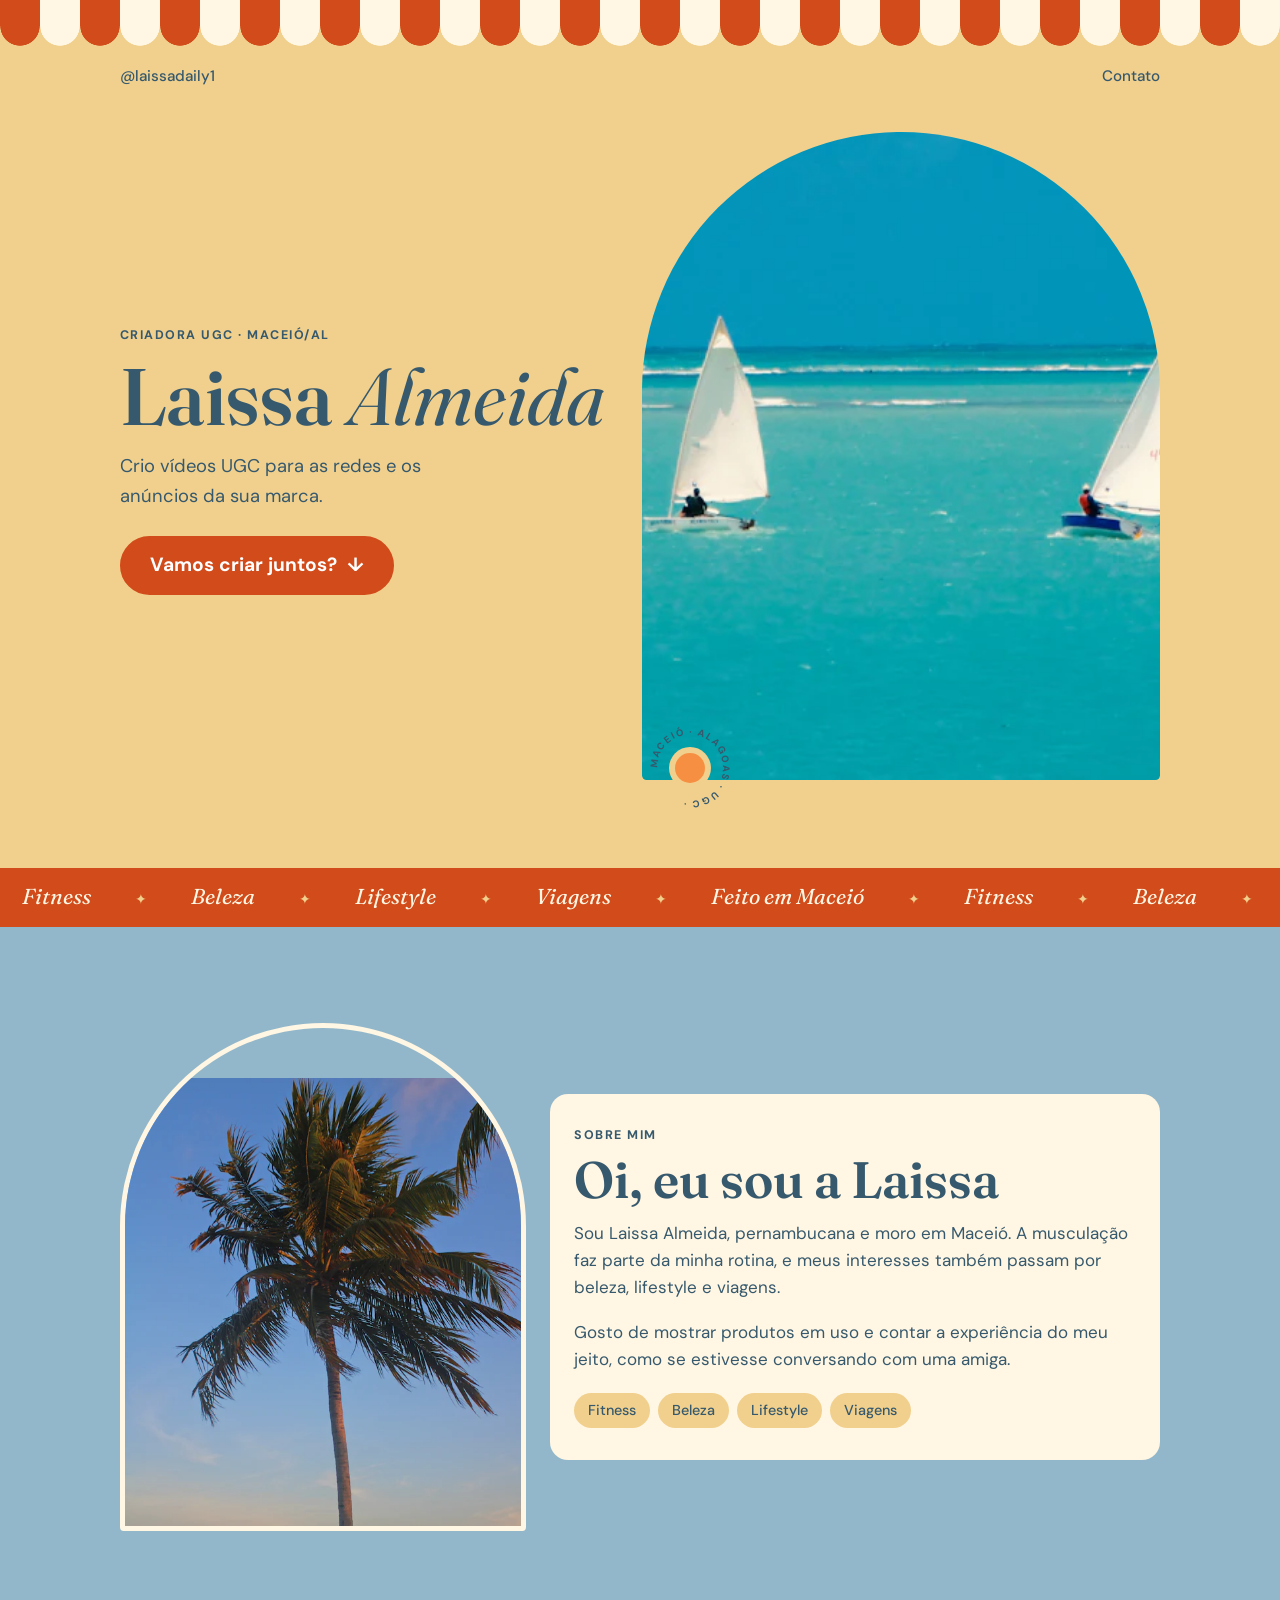
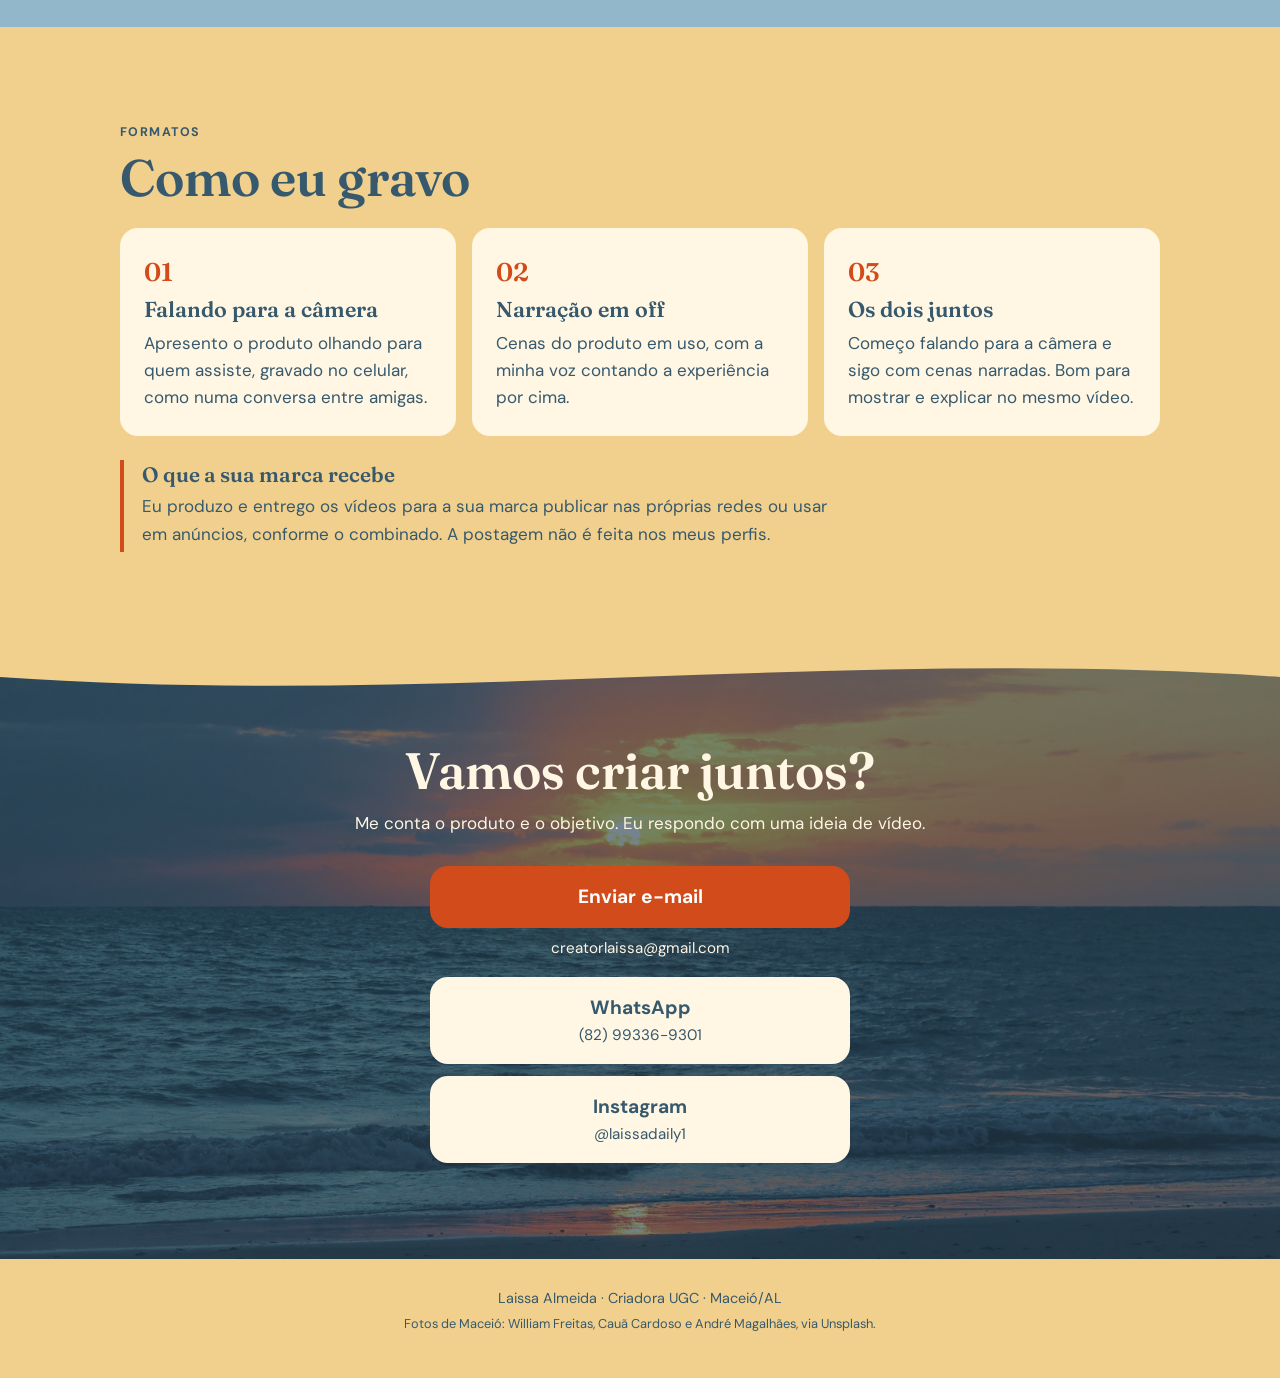
<file: index.html>
<!doctype html>
<html lang="pt-BR">
<head>
  <meta charset="utf-8">
  <meta name="viewport" content="width=device-width, initial-scale=1">
  <title>Laissa Almeida | Criadora UGC em Maceió</title>
  <meta name="description" content="Crio vídeos UGC para as redes e os anúncios da sua marca. Fitness, beleza, lifestyle e viagens, gravados na minha rotina em Maceió/AL.">
  <meta name="theme-color" content="#F1D08D">

  <!-- Prévia do link (WhatsApp, Instagram, LinkedIn) -->
  <meta property="og:type" content="website">
  <meta property="og:locale" content="pt_BR">
  <meta property="og:title" content="Laissa Almeida | Criadora UGC">
  <meta property="og:description" content="Crio vídeos UGC para as redes e os anúncios da sua marca.">
  <meta property="og:image" content="https://laissa-ugc.netlify.app/img/previa-link.png">
  <meta property="og:image:width" content="1200">
  <meta property="og:image:height" content="630">
  <meta property="og:url" content="https://laissa-ugc.netlify.app/">
  <meta name="twitter:card" content="summary_large_image">
  <link rel="canonical" href="https://laissa-ugc.netlify.app/">

  <link rel="icon" href="img/icone.svg" type="image/svg+xml">
  <link rel="preconnect" href="https://fonts.googleapis.com">
  <link rel="preconnect" href="https://fonts.gstatic.com" crossorigin>
  <link href="https://fonts.googleapis.com/css2?family=DM+Sans:wght@400;500;700&family=Fraunces:ital,opsz,wght@0,9..144,600;1,9..144,400&display=swap" rel="stylesheet">
  <link rel="stylesheet" href="css/estilo.css">
  <script>document.documentElement.classList.add("js");</script>
</head>
<body>
  <div class="aviso-previa" id="aviso-previa" hidden>Prévia: os espaços tracejados só aparecem aqui e ficam ocultos no site publicado.</div>

  <header class="abertura">
    <div class="toldo" aria-hidden="true"></div>
    <nav class="topo">
      <a href="https://www.instagram.com/laissadaily1/" target="_blank" rel="noopener">@laissadaily1</a>
      <a href="#contato">Contato</a>
    </nav>

    <div class="abertura-grid">
      <div class="abertura-texto">
        <p class="rotulo entrada" style="--d:.05s">Criadora UGC · Maceió/AL</p>
        <h1 class="entrada" style="--d:.15s">Laissa <em>Almeida</em></h1>
        <p class="frase entrada" id="frase" style="--d:.3s">Crio vídeos UGC para as redes e os anúncios da sua marca.</p>
        <a class="botao entrada" id="botao-abertura" href="#portfolio" style="--d:.45s"><span id="botao-abertura-texto">Ver meus vídeos</span> <span class="seta" aria-hidden="true">↓</span></a>
      </div>

      <div class="abertura-visual entrada" style="--d:.55s">
        <div class="janela">
          <img class="kenburns" src="img/maceio/veleiros-800.webp"
               srcset="img/maceio/veleiros-800.webp 800w, img/maceio/veleiros-1600.webp 1600w"
               sizes="(min-width: 720px) 50vw, 100vw"
               alt="Veleiros no mar verde-água de Maceió" width="800" height="452">
        </div>
        <figure class="foto" id="foto" hidden>
          <img id="foto-img" alt="" width="600" height="750">
          <span class="reservado-texto">Sua foto entra aqui<br><small>vertical, luz natural</small></span>
        </figure>
        <span class="carimbo" aria-hidden="true">
          <svg viewBox="0 0 100 100"><defs><path id="circulo" d="M50,50 m-36,0 a36,36 0 1,1 72,0 a36,36 0 1,1 -72,0"/></defs>
            <text><textPath href="#circulo">MACEIÓ · ALAGOAS · UGC · </textPath></text></svg>
          <span class="carimbo-sol"></span>
        </span>
      </div>
    </div>
  </header>

  <div class="faixa" aria-hidden="true">
    <div class="faixa-trilho">
      <span>Fitness</span><span>Beleza</span><span>Lifestyle</span><span>Viagens</span><span>Feito em Maceió</span>
      <span>Fitness</span><span>Beleza</span><span>Lifestyle</span><span>Viagens</span><span>Feito em Maceió</span>
    </div>
  </div>

  <main>
    <section class="secao" id="portfolio" aria-labelledby="titulo-portfolio">
      <div class="container">
        <p class="rotulo revelar">Portfólio</p>
        <h2 id="titulo-portfolio" class="revelar">Meus vídeos</h2>
        <p class="intro revelar">Projetos autorais gravados com produtos da minha rotina. São produções independentes, feitas para mostrar como eu trabalho.</p>
        <div class="filtros" id="filtros" role="group" aria-label="Filtrar por nicho" hidden></div>
        <div class="grade" id="grade"></div>
      </div>
    </section>

    <section class="secao secao-piscine" id="sobre" aria-labelledby="titulo-sobre">
      <div class="container sobre-grid">
        <div class="sobre-imagem revelar">
          <img data-parallax="0.06" src="img/maceio/coqueiro-ipioca-600.webp"
               srcset="img/maceio/coqueiro-ipioca-600.webp 600w, img/maceio/coqueiro-ipioca-1000.webp 1000w"
               sizes="(min-width: 720px) 40vw, 100vw"
               alt="Coqueiro na praia de Ipioca, em Maceió" width="600" height="900" loading="lazy">
        </div>
        <div class="cartao-sobre revelar">
          <p class="rotulo">Sobre mim</p>
          <h2 id="titulo-sobre">Oi, eu sou a Laissa</h2>
          <div id="sobre-texto">
            <p>Sou Laissa Almeida, pernambucana e moro em Maceió. A musculação faz parte da minha rotina, e meus interesses também passam por beleza, lifestyle e viagens.</p>
            <p>Gosto de mostrar produtos em uso e contar a experiência do meu jeito, como se estivesse conversando com uma amiga.</p>
          </div>
          <ul class="nichos" aria-label="Nichos">
            <li>Fitness</li><li>Beleza</li><li>Lifestyle</li><li>Viagens</li>
          </ul>
        </div>
      </div>
    </section>

    <section class="secao" id="formatos" aria-labelledby="titulo-formatos">
      <div class="container">
        <p class="rotulo revelar">Formatos</p>
        <h2 id="titulo-formatos" class="revelar">Como eu gravo</h2>
        <div class="formatos">
          <article class="formato revelar" style="--d:0s">
            <span class="formato-num">01</span>
            <h3>Falando para a câmera</h3>
            <p>Apresento o produto olhando para quem assiste, gravado no celular, como numa conversa entre amigas.</p>
          </article>
          <article class="formato revelar" style="--d:.1s">
            <span class="formato-num">02</span>
            <h3>Narração em off</h3>
            <p>Cenas do produto em uso, com a minha voz contando a experiência por cima.</p>
          </article>
          <article class="formato revelar" style="--d:.2s">
            <span class="formato-num">03</span>
            <h3>Os dois juntos</h3>
            <p>Começo falando para a câmera e sigo com cenas narradas. Bom para mostrar e explicar no mesmo vídeo.</p>
          </article>
        </div>
        <div class="entrega revelar">
          <h3>O que a sua marca recebe</h3>
          <p>Eu produzo e entrego os vídeos para a sua marca publicar nas próprias redes ou usar em anúncios, conforme o combinado. A postagem não é feita nos meus perfis.</p>
        </div>
      </div>
    </section>

    <section class="secao secao-contato" id="contato" aria-labelledby="titulo-contato">
      <img class="contato-fundo" data-parallax="0.08" src="img/maceio/por-do-sol-ponta-verde-800.webp"
           srcset="img/maceio/por-do-sol-ponta-verde-800.webp 800w, img/maceio/por-do-sol-ponta-verde-1600.webp 1600w"
           sizes="100vw" alt="" width="800" height="533" loading="lazy">
      <svg class="onda" viewBox="0 0 1440 80" preserveAspectRatio="none" aria-hidden="true">
        <path d="M0,40 C240,80 480,0 720,40 C960,80 1200,0 1440,40 L1440,0 L0,0 Z"/>
      </svg>
      <div class="container contato-conteudo">
        <h2 id="titulo-contato" class="revelar">Vamos criar juntos?</h2>
        <p class="intro revelar">Me conta o produto e o objetivo. Eu respondo com uma ideia de vídeo.</p>
        <div class="contatos">
          <a class="botao revelar" href="mailto:creatorlaissa@gmail.com?subject=Laissa%20x%20%5Bsua%20marca%5D%20%E2%80%94%20UGC">Enviar e-mail</a>
          <p class="email-texto revelar">creatorlaissa@gmail.com</p>
          <a class="botao botao-claro revelar" href="https://wa.me/5582993369301?text=Oi%2C%20Laissa!%20Vi%20seu%20portf%C3%B3lio%20e%20quero%20conversar%20sobre%20v%C3%ADdeos%20UGC." target="_blank" rel="noopener">WhatsApp <span class="botao-detalhe">(82) 99336-9301</span></a>
          <a class="botao botao-claro revelar" href="https://www.instagram.com/laissadaily1/" target="_blank" rel="noopener">Instagram <span class="botao-detalhe">@laissadaily1</span></a>
        </div>
      </div>
    </section>
  </main>

  <footer class="rodape">
    <p>Laissa Almeida · Criadora UGC · Maceió/AL</p>
    <p class="creditos">Fotos de Maceió: William Freitas, Cauã Cardoso e André Magalhães, via Unsplash.</p>
  </footer>

  <script src="js/site.js"></script>
</body>
</html>
</file>
<file: css/estilo.css>
/* Paleta "Guarda-sol" */
:root {
  --marine: #36596D;
  --piscine: #92B7CA;
  --sable: #F1D08D;
  --chili: #D14B1B;
  --melon: #F68F42;
  --creme: #FFF6E3;      /* apoio neutro para cards e listras */
  --titulo: "Fraunces", Georgia, serif;
  --texto: "DM Sans", system-ui, -apple-system, "Segoe UI", sans-serif;
  --raio: 18px;
  --suave: cubic-bezier(.22, .8, .24, 1);
}

*, *::before, *::after { box-sizing: border-box; }
html { scroll-behavior: smooth; -webkit-text-size-adjust: 100%; }
body {
  margin: 0; overflow-x: hidden;
  background: var(--sable); color: var(--marine);
  font-family: var(--texto); font-size: 1.0625rem; line-height: 1.6;
}
img, video { display: block; max-width: 100%; }
a { color: inherit; }
h1, h2, h3 { font-family: var(--titulo); font-weight: 600; line-height: 1.05; margin: 0; }
h1 em, h2 em { font-style: italic; font-weight: 400; }
p { margin: 0 0 1em; }
[hidden] { display: none !important; }

.container { width: 100%; max-width: 1080px; margin: 0 auto; padding: 0 20px; }
.rotulo { font-size: .78rem; font-weight: 700; letter-spacing: .12em; text-transform: uppercase; margin: 0 0 .5rem; }

.aviso-previa { background: var(--marine); color: var(--creme); font-size: .85rem; text-align: center; padding: 8px 16px; }

/* ---------- Movimento: entrada da abertura e revelar ao rolar ---------- */
.js .entrada { opacity: 0; transform: translateY(18px); animation: sobe .9s var(--suave) forwards; animation-delay: var(--d, 0s); }
@keyframes sobe { to { opacity: 1; transform: none; } }

.js .revelar { opacity: 0; transform: translateY(28px); transition: opacity .8s var(--suave), transform .8s var(--suave); transition-delay: var(--d, 0s); }
.js .revelar.visivel { opacity: 1; transform: none; }

/* ---------- Abertura ---------- */
.toldo {
  height: 46px; transform-origin: top center; animation: brisa 5s ease-in-out infinite;
  background: repeating-linear-gradient(90deg, var(--chili) 0 40px, var(--creme) 40px 80px);
  -webkit-mask: linear-gradient(#000 0 0) top / 100% 26px no-repeat,
                radial-gradient(circle 20px at 20px 26px, #000 97%, transparent) 0 0 / 40px 46px repeat-x;
          mask: linear-gradient(#000 0 0) top / 100% 26px no-repeat,
                radial-gradient(circle 20px at 20px 26px, #000 97%, transparent) 0 0 / 40px 46px repeat-x;
}
@keyframes brisa { 0%, 100% { transform: scaleY(1); } 50% { transform: scaleY(1.12); } }

.topo { display: flex; justify-content: space-between; align-items: center; max-width: 1080px; margin: 0 auto; padding: 10px 20px 0; font-weight: 500; font-size: .95rem; }
.topo a { text-decoration: none; padding: 8px 0; background: linear-gradient(currentColor 0 0) 0 100% / 0 1.5px no-repeat; transition: background-size .3s; }
.topo a:hover { background-size: 100% 1.5px; }

.abertura-grid { max-width: 1080px; margin: 0 auto; padding: 18px 20px 40px; display: grid; gap: 28px; align-items: center; }
.abertura h1 { font-size: clamp(2.6rem, 11vw, 5rem); margin-bottom: .9rem; }
.frase { font-size: 1.15rem; max-width: 26ch; }

.abertura-visual { position: relative; padding-bottom: 8px; }
.janela {
  position: relative; overflow: hidden; aspect-ratio: 16 / 10;
  border-radius: 999px 999px var(--raio) var(--raio); background: var(--piscine);
}
.janela img { width: 100%; height: 100%; object-fit: cover; }
.kenburns { animation: kenburns 22s ease-in-out infinite alternate; transform-origin: 60% 40%; }
@keyframes kenburns { from { transform: scale(1.02); } to { transform: scale(1.14) translate(-2%, -1%); } }

/* Foto da Laissa: sobreposta à janela de Maceió */
.foto {
  margin: 0; position: absolute; right: 6%; bottom: -14px; width: 42%; aspect-ratio: 4 / 5;
  border-radius: 999px 999px 14px 14px; overflow: hidden; background: var(--piscine);
  border: 5px solid var(--creme); animation: flutua 6s ease-in-out infinite;
}
@keyframes flutua { 0%, 100% { transform: translateY(0); } 50% { transform: translateY(-8px); } }
.foto img { width: 100%; height: 100%; object-fit: cover; }
.foto .reservado-texto { display: none; }
.foto.reservado { border: 2px dashed var(--marine); display: grid; place-items: center; text-align: center; font-size: .85rem; padding: 8px; background: var(--creme); }
.foto.reservado img { display: none; }
.foto.reservado .reservado-texto { display: block; font-weight: 500; }

.carimbo { position: absolute; left: 2px; bottom: -26px; width: 92px; height: 92px; display: grid; place-items: center; }
.carimbo svg { position: absolute; inset: 0; animation: gira 18s linear infinite; }
.carimbo text { font-family: var(--texto); font-size: 10.5px; font-weight: 700; letter-spacing: .16em; fill: var(--marine); }
.carimbo-sol { width: 30px; height: 30px; border-radius: 50%; background: var(--melon); box-shadow: 0 0 0 6px var(--sable); }
@keyframes gira { to { transform: rotate(360deg); } }

/* ---------- Botões ---------- */
.botao {
  position: relative; overflow: hidden; isolation: isolate;
  display: inline-flex; align-items: center; justify-content: center; gap: .5em;
  min-height: 52px; padding: 12px 28px; border-radius: 999px;
  background: var(--chili); color: #fff; border: 2px solid var(--chili);
  font-family: var(--texto); font-weight: 700; font-size: 1.2rem; /* tamanho grande garante leitura do branco sobre Chili */
  text-decoration: none; transition: transform .25s var(--suave);
}
.botao::after { content: ""; position: absolute; inset: 0; z-index: -1; background: linear-gradient(110deg, transparent 35%, rgba(255,255,255,.22) 50%, transparent 65%); transform: translateX(-110%); transition: transform .7s var(--suave); }
.botao:hover { transform: translateY(-3px); }
.botao:hover::after { transform: translateX(110%); }
.botao .seta { display: inline-block; animation: quica 1.8s ease-in-out infinite; }
@keyframes quica { 0%, 100% { transform: translateY(0); } 50% { transform: translateY(4px); } }
.botao:focus-visible, .filtro:focus-visible, .topo a:focus-visible { outline: 3px solid var(--marine); outline-offset: 3px; }
.abertura .botao { width: 100%; margin-top: .4rem; }
.botao-claro { background: var(--creme); color: var(--marine); border-color: var(--creme); }
.botao-detalhe { font-weight: 400; font-size: .95rem; }

/* ---------- Faixa corrida ---------- */
.faixa { background: var(--chili); color: var(--creme); overflow: hidden; padding: 12px 0; }
.faixa-trilho { display: flex; width: max-content; animation: corre 30s linear infinite; }
.faixa-trilho span { font-family: var(--titulo); font-style: italic; font-size: 1.35rem; white-space: nowrap; padding: 0 22px; }
.faixa-trilho span::after { content: "✦"; font-style: normal; font-size: .9rem; margin-left: 44px; color: var(--sable); }
@keyframes corre { to { transform: translateX(-50%); } }

/* ---------- Seções ---------- */
.secao { padding: 72px 0; position: relative; }
.secao h2 { font-size: clamp(2rem, 8vw, 3.2rem); margin-bottom: .8rem; }
.intro { max-width: 52ch; }

/* Portfólio */
.filtros { display: flex; flex-wrap: wrap; gap: 8px; margin: 8px 0 24px; }
.filtro { font: inherit; font-size: .95rem; font-weight: 500; cursor: pointer; padding: 8px 16px; border-radius: 999px; border: 1.5px solid var(--marine); background: transparent; color: var(--marine); transition: background-color .2s, color .2s; }
.filtro[aria-pressed="true"] { background: var(--marine); color: var(--creme); }

.grade { display: flex; flex-wrap: wrap; justify-content: center; gap: 16px; margin-top: 24px; }
.card { width: calc(50% - 8px); max-width: 300px; }
.grade[data-qtd="1"] .card { width: min(100%, 320px); }
.card-midia {
  position: relative; aspect-ratio: 9 / 16; border-radius: var(--raio); overflow: hidden;
  background: var(--marine); border: 3px solid var(--creme);
  transition: transform .4s var(--suave);
}
.card:hover .card-midia { transform: translateY(-6px) rotate(-.6deg); }
.card-midia video { width: 100%; height: 100%; object-fit: cover; background: var(--marine); }
.selo { position: absolute; top: 10px; left: 10px; z-index: 1; pointer-events: none; background: var(--marine); color: var(--creme); font-size: .75rem; font-weight: 700; padding: 4px 10px 4px 8px; border-radius: 999px; display: inline-flex; align-items: center; gap: 6px; }
.selo::before { content: ""; width: 8px; height: 8px; border-radius: 50%; background: var(--melon); }
.card h3 { font-size: 1.15rem; margin: 12px 0 4px; }
.card-info { font-size: .9rem; margin: 0; }
.card-nicho { font-weight: 700; }
.card-nota { font-size: .82rem; margin: 4px 0 0; }
.card.reservado .card-midia { background: var(--creme); border: 2px dashed var(--marine); display: grid; place-items: center; text-align: center; padding: 16px; }
.card.reservado .card-midia p { font-size: .85rem; margin: 0; white-space: pre-line; }

/* Sobre mim */
.secao-piscine { background: var(--piscine); }
.sobre-grid { display: grid; gap: 24px; align-items: center; }
.sobre-imagem { border-radius: 999px 999px var(--raio) var(--raio); overflow: hidden; aspect-ratio: 4 / 5; max-height: 420px; border: 5px solid var(--creme); }
.sobre-imagem img { width: 100%; height: 115%; object-fit: cover; will-change: transform; }
.cartao-sobre { background: var(--creme); border-radius: var(--raio); padding: 32px 24px; }
.nichos { list-style: none; padding: 0; margin: 20px 0 0; display: flex; flex-wrap: wrap; gap: 8px; }
.nichos li { background: var(--sable); font-weight: 500; font-size: .9rem; padding: 6px 14px; border-radius: 999px; }

/* Formatos */
.formatos { display: grid; gap: 16px; margin-top: 24px; }
.formato { background: var(--creme); border-radius: var(--raio); padding: 24px; transition: transform .35s var(--suave); }
.formato:hover { transform: translateY(-4px); }
.formato-num { font-family: var(--titulo); font-size: 1.6rem; color: var(--chili); font-weight: 600; }
.formato h3 { font-size: 1.35rem; margin: 6px 0 8px; }
.formato p { margin: 0; }
.entrega { margin-top: 24px; border-left: 4px solid var(--chili); padding: 4px 0 4px 18px; max-width: 60ch; }
.entrega h3 { font-size: 1.3rem; margin-bottom: 8px; }
.entrega p { margin: 0; }

/* Contato: pôr do sol na Ponta Verde com véu Marine para garantir leitura */
.secao-contato { text-align: center; overflow: hidden; color: var(--creme); padding-top: 110px; padding-bottom: 96px; background: var(--marine); }
.contato-fundo { position: absolute; z-index: 0; inset: -10% 0 auto 0; width: 100%; height: 120%; object-fit: cover; }
.secao-contato::before { content: ""; position: absolute; z-index: 1; inset: 0; background: rgba(38, 62, 77, .64); }
.onda { position: absolute; z-index: 2; top: -1px; left: 0; width: 200%; height: 60px; fill: var(--sable); animation: mare 12s linear infinite; }
@keyframes mare { to { transform: translateX(-50%); } }
.contato-conteudo { position: relative; z-index: 2; }
.secao-contato .intro { margin: 0 auto 28px; }
.contatos { display: grid; gap: 12px; max-width: 420px; margin: 0 auto; }
.contatos .botao { flex-direction: column; gap: 0; border-radius: var(--raio); padding: 14px 20px; }
.email-texto { font-size: .95rem; margin: -4px 0 4px; }

.rodape { text-align: center; font-size: .9rem; padding: 28px 20px 40px; }
.rodape p { margin: 0 0 4px; }
.creditos { font-size: .8rem; }

/* ---------- Telas maiores ---------- */
@media (min-width: 720px) {
  .abertura-grid { grid-template-columns: 1fr 1.05fr; padding-top: 36px; padding-bottom: 80px; }
  .abertura .botao { width: auto; }
  .janela { aspect-ratio: 4 / 5; }
  .card { width: calc(33.333% - 11px); }
  .sobre-grid { grid-template-columns: .8fr 1.2fr; }
  .sobre-imagem { max-height: 560px; }
  .formatos { grid-template-columns: repeat(3, 1fr); }
  .secao { padding: 96px 0; }
}

/* Quem prefere menos movimento vê tudo parado */
@media (prefers-reduced-motion: reduce) {
  html { scroll-behavior: auto; }
  *, *::before, *::after { animation: none !important; transition: none !important; }
  .js .entrada, .js .revelar { opacity: 1; transform: none; }
  [data-parallax] { transform: none !important; }
}
</file>
